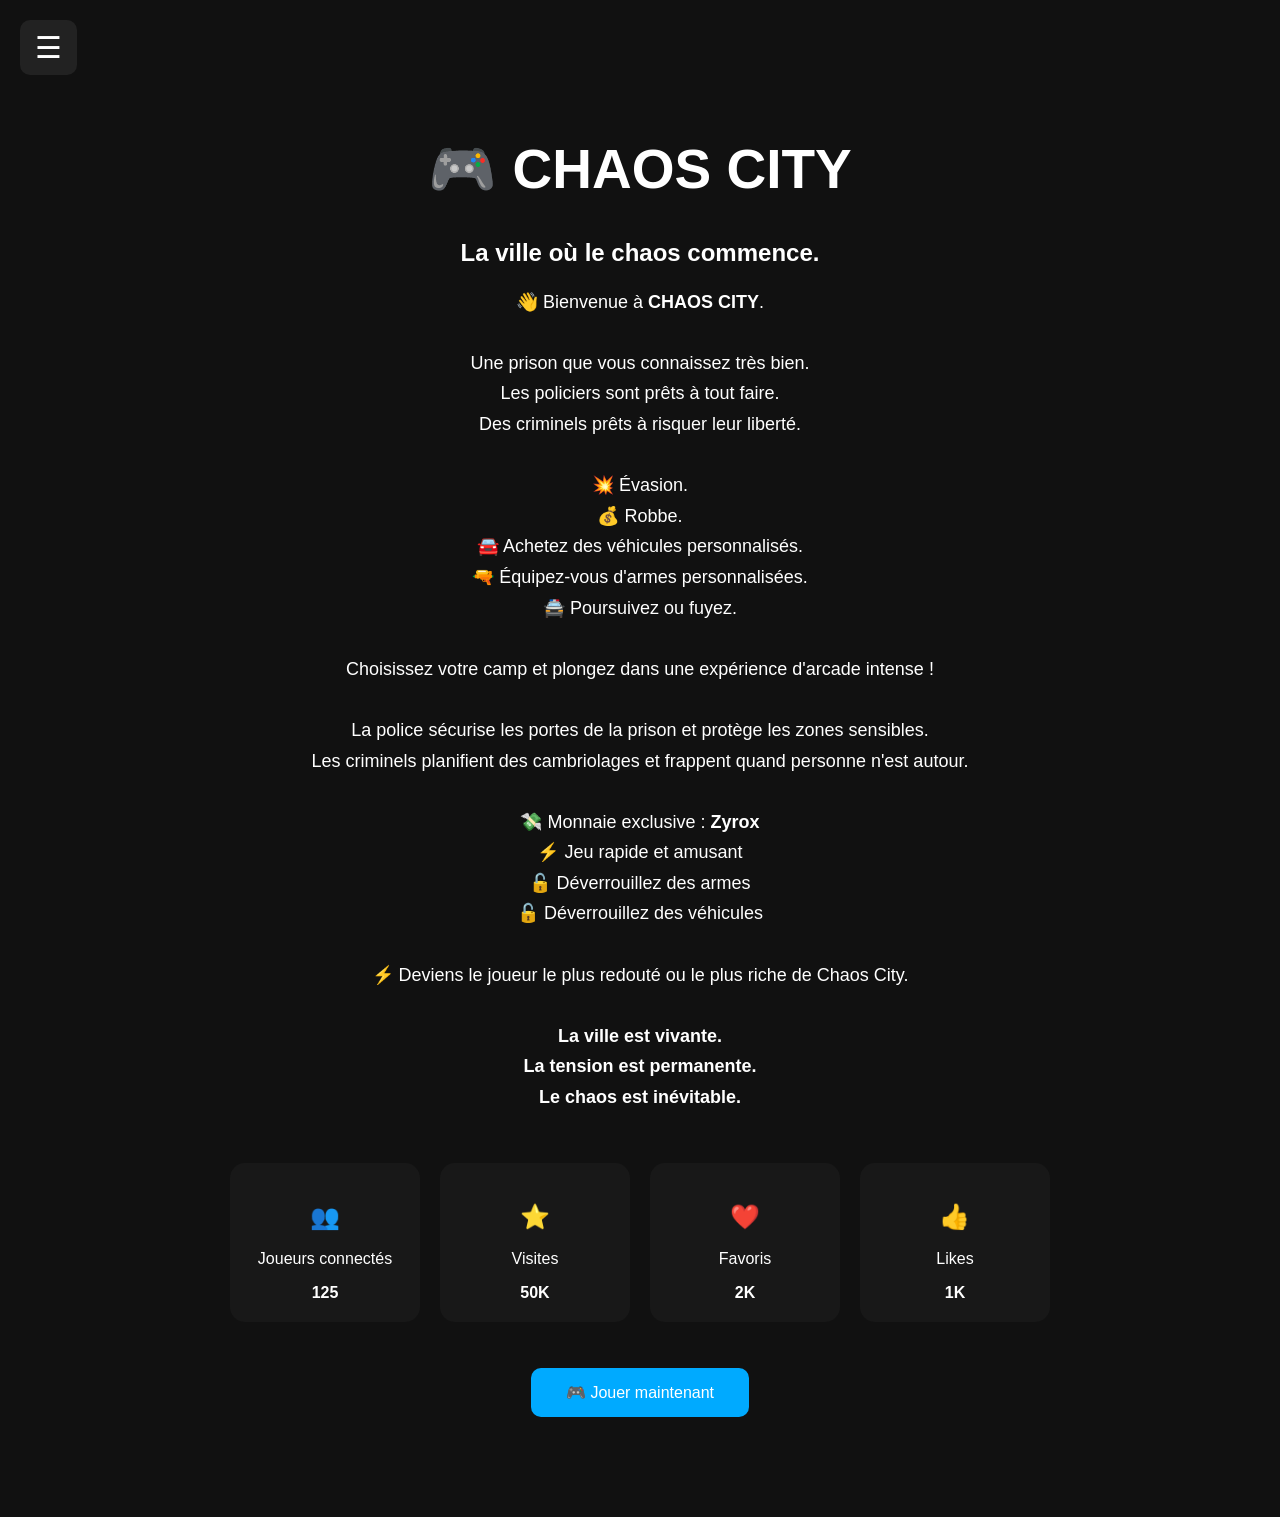
<file: index.html>
<!DOCTYPE html>
<html lang="fr">

<head>

<meta charset="UTF-8">
<title>Chaos City</title>

<link rel="stylesheet" href="style.css">

</head>


<body>


<!-- bouton menu -->

<button class="menu-btn" onclick="openMenu()">
☰
</button>



<!-- MENU -->

<div id="sidebar">


<h2>🎮 Chaos City</h2>


<a href="index.html">
🏠 Accueil
</a>


<a href="https://www.roblox.com/fr/games/77828622929075/Chaos-City" target="_blank">
🎮 Le jeu
</a>



<a href="updates.html">
🆕 Updates
</a>



<a href="https://www.roblox.com/fr/communities/669149985/Mawdo-Studio" target="_blank">
👥 Communauté
</a>



<a href="boutique.html">
🛒 Boutique / Gamepasses
</a>



<a href="wiki.html">
📚 Wiki / Guides
</a>



<a href="support.html">
🛠️ Support
</a>



<a href="team.html">
👨‍💻 Équipe (Team)
</a>



</div>



<!-- PAGE -->


<div class="content">


<h1>
🎮 CHAOS CITY
</h1>


<h2>
La ville où le chaos commence.
</h2>



<p class="description">

👋 Bienvenue à <b>CHAOS CITY</b>.<br><br>

Une prison que vous connaissez très bien.<br>

Les policiers sont prêts à tout faire.<br>

Des criminels prêts à risquer leur liberté.<br><br>


💥 Évasion.<br>

💰 Robbe.<br>

🚘 Achetez des véhicules personnalisés.<br>

🔫 Équipez-vous d'armes personnalisées.<br>

🚔 Poursuivez ou fuyez.<br><br>


Choisissez votre camp et plongez dans une expérience
d'arcade intense !<br><br>


La police sécurise les portes de la prison et protège
les zones sensibles.<br>

Les criminels planifient des cambriolages et frappent
quand personne n'est autour.<br><br>


💸 Monnaie exclusive : <b>Zyrox</b><br>

⚡ Jeu rapide et amusant<br>

🔓 Déverrouillez des armes<br>

🔓 Déverrouillez des véhicules<br><br>


⚡ Deviens le joueur le plus redouté ou le plus riche
de Chaos City.<br><br>


<b>
La ville est vivante.<br>
La tension est permanente.<br>
Le chaos est inévitable.
</b>
<div class="stats">


<div>
<h2>👥</h2>
<p>Joueurs connectés</p>
<b>125</b>
</div>


<div>
<h2>⭐</h2>
<p>Visites</p>
<b>50K</b>
</div>


<div>
<h2>❤️</h2>
<p>Favoris</p>
<b>2K</b>
</div>


<div>
<h2>👍</h2>
<p>Likes</p>
<b>1K</b>
</div>


</div>

</p>



<a class="play"

href="https://www.roblox.com/fr/games/77828622929075/Chaos-City"

target="_blank">

🎮 Jouer maintenant

</a>


</div>




<script src="script.js"></script>


</body>

</html>
</file>
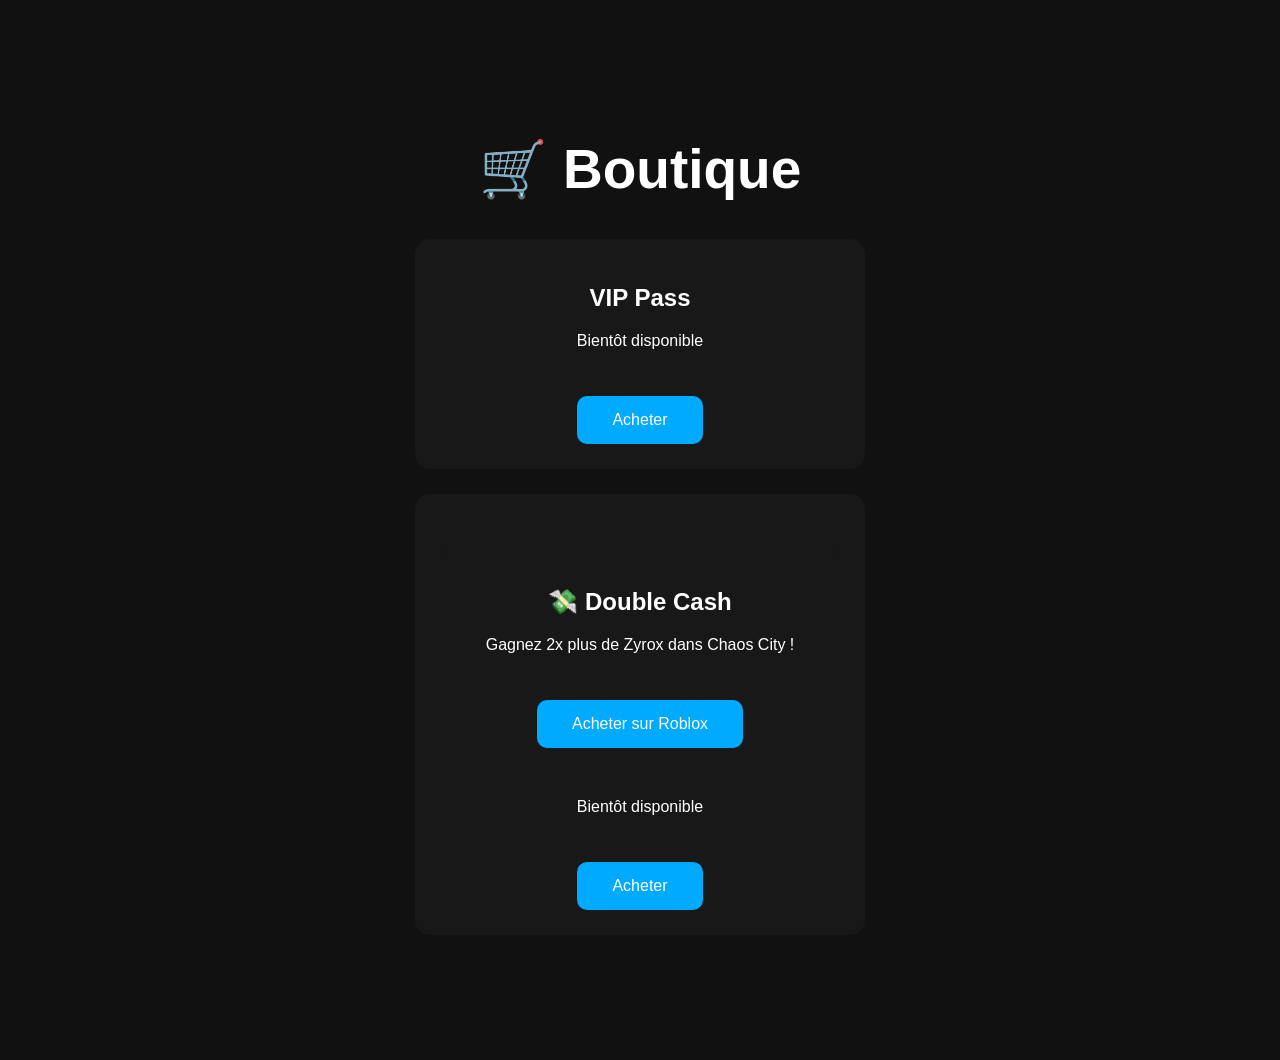
<file: boutique.html>
<!DOCTYPE html>
<html>

<head>

<title>Boutique Chaos City</title>

<link rel="stylesheet" href="style.css">

</head>


<body>


<div class="content">


<h1>🛒 Boutique</h1>


<div class="card">


<h2>VIP Pass</h2>

<p>
Bientôt disponible
</p>


<a class="play">
Acheter
</a>


</div>



<div class="card">


<div class="card">


<h2>💸 Double Cash</h2>


<p>
Gagnez 2x plus de Zyrox dans Chaos City !
</p>


<a class="play"

href="https://www.roblox.com/fr/game-pass/1529069995/Double-Cash"

target="_blank">

Acheter sur Roblox

</a>


</div>

<p>
Bientôt disponible
</p>


<a class="play">
Acheter
</a>


</div>


</div>


</body>

</html>
</file>
<file: style.css>
body{

margin:0;

font-family:Arial, sans-serif;

background:#111;

color:white;

}



.menu-btn{

position:fixed;

top:20px;

left:20px;

z-index:1000;

font-size:30px;

background:#222;

color:white;

border:none;

border-radius:10px;

padding:10px 15px;

cursor:pointer;

}



#sidebar{

position:fixed;

top:0;

left:-300px;

width:270px;

height:100%;

background:#181818;

transition:0.3s;

z-index:999;

padding-top:70px;

}



#sidebar.active{

left:0;

}



#sidebar h2{

text-align:center;

}



#sidebar a{

display:block;

padding:15px;

color:white;

text-decoration:none;

font-size:18px;

}



#sidebar a:hover{

background:#333;

}



.content{

text-align:center;

padding:100px 20px;

}



h1{

font-size:55px;

}



.description{

max-width:800px;

margin:auto;

line-height:1.7;

font-size:18px;

}



.play{

display:inline-block;

margin-top:30px;

background:#00aaff;

padding:15px 35px;

border-radius:10px;

color:white;

text-decoration:none;

}



.card{

background:#181818;

padding:25px;

margin:25px auto;

max-width:400px;

border-radius:15px;

}


.stats{

display:flex;

justify-content:center;

gap:20px;

flex-wrap:wrap;

margin-top:50px;

}


.stats div{

background:#181818;

padding:20px;

border-radius:15px;

width:150px;

}
</file>
